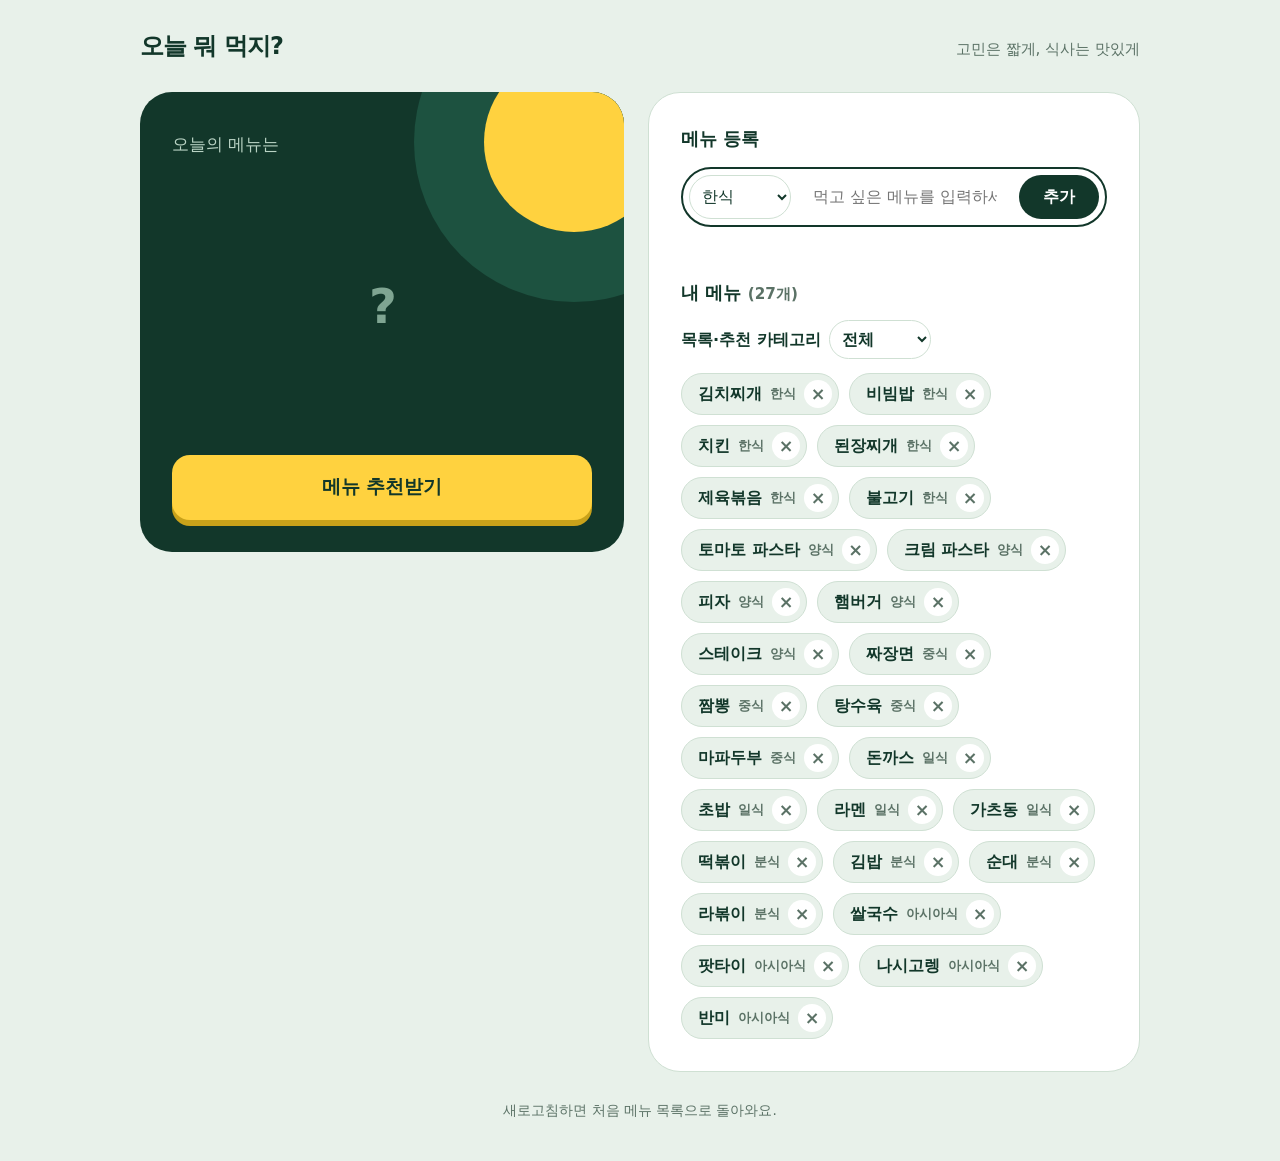
<file: index.html>
<!DOCTYPE html>
<html lang="ko">
<head>
  <meta charset="UTF-8">
  <meta name="viewport" content="width=device-width, initial-scale=1">
  <meta name="description" content="메뉴를 등록하고 버튼 한 번으로 오늘의 메뉴를 추천받아 보세요.">
  <title>오늘 뭐 먹지? | 메뉴 추천기</title>
  <link rel="stylesheet" href="style.css">
</head>
<body>
  <div class="wrap">
    <header class="top">
      <span class="brand">오늘 뭐 먹지?</span>
      <span class="tagline">고민은 짧게, 식사는 맛있게</span>
    </header>

    <main class="layout">
      <section class="stage" id="stage" aria-live="polite">
        <div class="sun" aria-hidden="true"></div>
        <p class="stage-label" id="stageLabel">오늘의 메뉴는</p>
        <p class="stage-result idle" id="result">?</p>
        <button id="pickBtn" class="pick-btn" type="button">메뉴 추천받기</button>
      </section>

      <section class="panel">
        <h2>메뉴 등록</h2>
        <form id="addForm" class="add-form" autocomplete="off" novalidate>
          <select id="menuCategory" aria-label="등록할 메뉴의 카테고리"></select>
          <input id="menuInput" type="text" maxlength="20" placeholder="먹고 싶은 메뉴를 입력하세요" aria-label="새 메뉴 이름">
          <button id="addBtn" type="submit">추가</button>
        </form>
        <p id="message" class="message" role="status"></p>

        <h2>내 메뉴 <span id="count" class="count"></span></h2>
        <label class="category-filter">목록·추천 카테고리
          <select id="categoryFilter"><option value="">전체</option></select>
        </label>
        <ul id="menuList" class="chips"></ul>
        <p id="emptyGuide" class="empty" hidden>이 카테고리에 등록된 메뉴가 없어요. 위에서 메뉴를 추가해 주세요.</p>
      </section>
    </main>

    <footer class="foot">새로고침하면 처음 메뉴 목록으로 돌아와요.</footer>
  </div>
  <script src="script.js"></script>
</body>
</html>
</file>
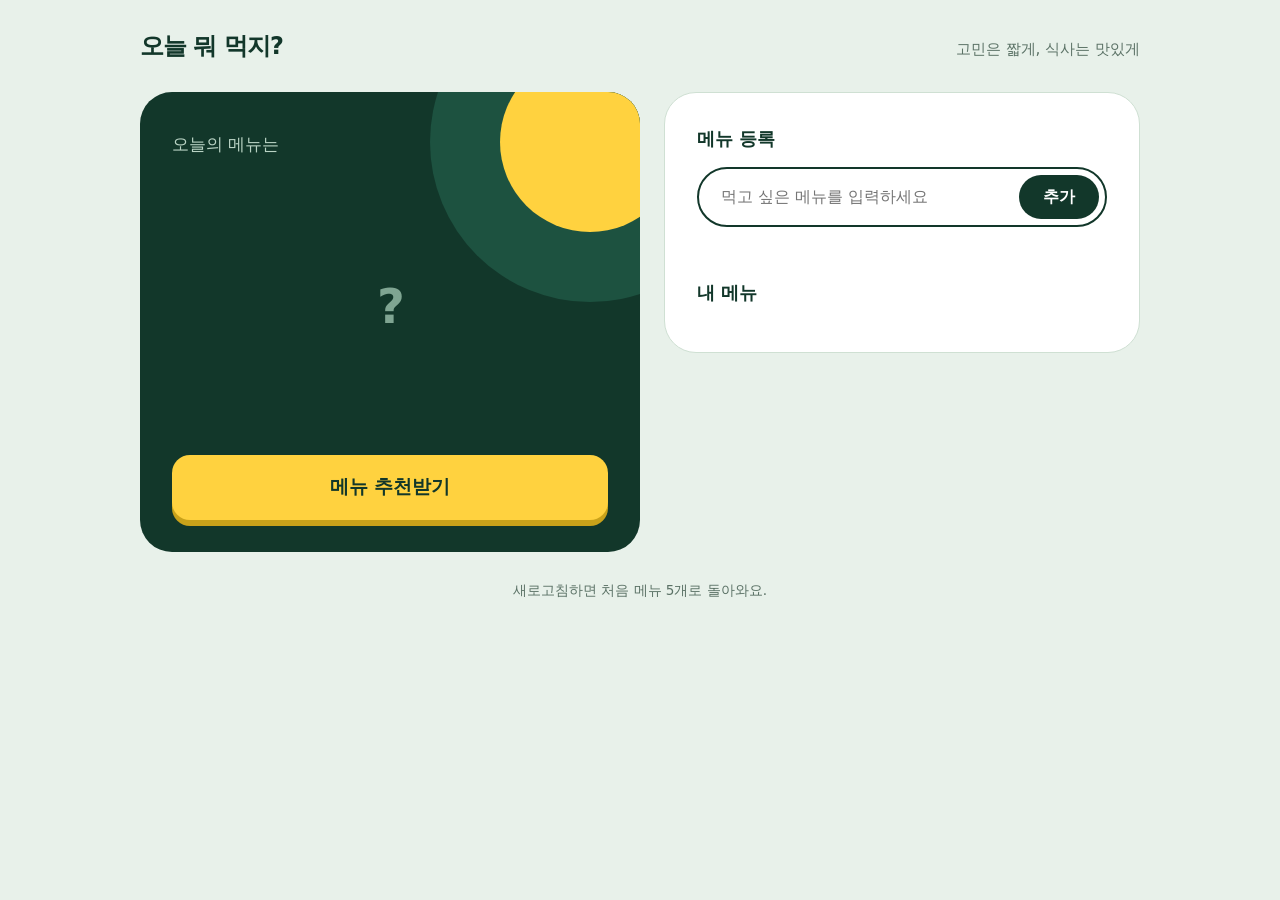
<file: index (1).html>
<!DOCTYPE html>
<html lang="ko">
<head>
  <meta charset="UTF-8">
  <meta name="viewport" content="width=device-width, initial-scale=1">
  <meta name="description" content="메뉴를 등록하고 버튼 한 번으로 오늘의 메뉴를 추천받아 보세요.">
  <title>오늘 뭐 먹지? | 메뉴 추천기</title>
  <link rel="stylesheet" href="style.css">
</head>
<body>
  <div class="wrap">
    <header class="top">
      <span class="brand">오늘 뭐 먹지?</span>
      <span class="tagline">고민은 짧게, 식사는 맛있게</span>
    </header>

    <main class="layout">
      <section class="stage" id="stage" aria-live="polite">
        <div class="sun" aria-hidden="true"></div>
        <p class="stage-label" id="stageLabel">오늘의 메뉴는</p>
        <p class="stage-result idle" id="result">?</p>
        <button id="pickBtn" class="pick-btn" type="button">메뉴 추천받기</button>
      </section>

      <section class="panel">
        <h2>메뉴 등록</h2>
        <form id="addForm" class="add-form" autocomplete="off" novalidate>
          <input id="menuInput" type="text" maxlength="20" placeholder="먹고 싶은 메뉴를 입력하세요" aria-label="새 메뉴 이름">
          <button id="addBtn" type="submit">추가</button>
        </form>
        <p id="message" class="message" role="status"></p>

        <h2>내 메뉴 <span id="count" class="count"></span></h2>
        <ul id="menuList" class="chips"></ul>
        <p id="emptyGuide" class="empty" hidden>등록된 메뉴가 없어요.<br>위 입력칸에 메뉴를 먼저 등록해 주세요.</p>
      </section>
    </main>

    <footer class="foot">새로고침하면 처음 메뉴 5개로 돌아와요.</footer>
  </div>
  <script src="script.js"></script>
</body>
</html>
</file>
<file: style.css>
:root {
  --bg: #e8f1ea;
  --forest: #12372a;
  --forest-soft: #1d5240;
  --sun: #ffd23f;
  --chili: #e8432e;
  --paper: #ffffff;
  --line: #cfe0d3;
  --muted: #5b7266;
  --font: "Pretendard", "Apple SD Gothic Neo", "Malgun Gothic", "Noto Sans KR", system-ui, sans-serif;
}
* { box-sizing: border-box; }
html { -webkit-text-size-adjust: 100%; }
body {
  margin: 0; min-height: 100vh;
  background: var(--bg); color: var(--forest);
  font-family: var(--font); line-height: 1.5;
}
button, input { font: inherit; color: inherit; }
button { cursor: pointer; border: 0; }
:focus-visible { outline: 3px solid var(--chili); outline-offset: 3px; }

.wrap { max-width: 1040px; margin: 0 auto; padding: 28px 20px 40px; }
.top { display: flex; align-items: baseline; justify-content: space-between; gap: 12px; flex-wrap: wrap; margin-bottom: 28px; }
.brand { font-size: 1.5rem; font-weight: 900; letter-spacing: -0.04em; }
.tagline { color: var(--muted); font-size: .95rem; }

.layout { display: grid; grid-template-columns: 1.05fr 1fr; gap: 24px; align-items: start; }

/* 추천 카드 */
.stage {
  position: relative; overflow: hidden;
  min-height: 460px; padding: 40px 32px 32px;
  background: var(--forest); color: #fff;
  border-radius: 32px;
  display: flex; flex-direction: column; align-items: center; justify-content: space-between; text-align: center;
}
.sun {
  position: absolute; width: 320px; height: 320px; right: -110px; top: -110px;
  border-radius: 50%; background: var(--forest-soft);
}
.sun::after {
  content: ""; position: absolute; inset: 70px; border-radius: 50%; background: var(--sun);
}
.stage > *:not(.sun):not(.confetti) { position: relative; z-index: 1; }
.stage-label { margin: 0; font-size: 1.05rem; color: #b9d3c4; align-self: flex-start; }
.stage-result {
  margin: 0; max-width: 100%;
  font-size: clamp(2.6rem, 8vw, 4.4rem); font-weight: 900; letter-spacing: -0.04em; line-height: 1.15;
  word-break: keep-all; overflow-wrap: anywhere;
}
.stage-result.idle { font-size: clamp(2rem, 6vw, 3rem); color: #7fa592; }
.stage-result.shuffling { opacity: .55; filter: blur(.6px); }
.stage-result.done { animation: reveal .5s cubic-bezier(.2, 1.4, .4, 1); }
@keyframes reveal { 0% { transform: scale(.6); opacity: 0; } 100% { transform: scale(1); opacity: 1; } }

.pick-btn {
  width: 100%; padding: 18px; border-radius: 18px;
  background: var(--sun); color: var(--forest);
  font-size: 1.2rem; font-weight: 800;
  box-shadow: 0 6px 0 #c9a21a;
  transition: transform .12s, box-shadow .12s;
}
.pick-btn:hover:not(:disabled) { transform: translateY(-2px); box-shadow: 0 8px 0 #c9a21a; }
.pick-btn:active:not(:disabled) { transform: translateY(5px); box-shadow: 0 1px 0 #c9a21a; }
.pick-btn:disabled { opacity: .65; cursor: default; }

.confetti { position: absolute; left: 50%; top: 44%; width: 0; height: 0; z-index: 2; pointer-events: none; }
.confetti i {
  position: absolute; width: 10px; height: 10px; border-radius: 3px;
  animation: burst .9s ease-out forwards;
}
@keyframes burst {
  0% { transform: translate(0, 0) rotate(0); opacity: 1; }
  100% { transform: translate(var(--dx), var(--dy)) rotate(var(--rot)); opacity: 0; }
}

/* 메뉴 관리 */
.panel { background: var(--paper); border: 1px solid var(--line); border-radius: 32px; padding: 32px; }
.panel h2 { margin: 0 0 14px; font-size: 1.15rem; font-weight: 800; }
.panel h2:not(:first-child) { margin-top: 8px; }
.count { color: var(--muted); font-weight: 600; font-size: .95rem; }

.add-form {
  display: flex; gap: 6px; padding: 6px;
  border: 2px solid var(--forest); border-radius: 999px; background: #fff;
}
.add-form:focus-within { border-color: var(--chili); }
.add-form input { flex: 1; min-width: 0; border: 0; background: none; padding: 10px 16px; border-radius: 999px; }
.add-form input:focus-visible { outline: none; }
.add-form button {
  padding: 0 24px; border-radius: 999px; background: var(--forest); color: #fff; font-weight: 800;
  transition: background .15s;
}
.add-form button:hover { background: var(--forest-soft); }
.panel select {
  font: inherit; color: var(--forest); background: #fff;
  border: 1px solid var(--line); border-radius: 999px; padding: 8px;
}
.category-filter {
  display: flex; flex-wrap: wrap; align-items: center; gap: 8px;
  margin-bottom: 14px; font-weight: 600;
}
.menu-category { color: var(--muted); margin-inline: 4px; white-space: nowrap; }
.add-form.shake { animation: shake .35s; }
@keyframes shake { 25% { transform: translateX(-6px); } 75% { transform: translateX(6px); } }

.message { min-height: 1.5em; margin: 10px 4px 20px; font-size: .92rem; font-weight: 600; color: var(--chili); }
.message.ok { color: #1c7a4c; }

.chips { list-style: none; margin: 0; padding: 0; display: flex; flex-wrap: wrap; gap: 10px; }
.chips li {
  display: inline-flex; align-items: center; gap: 4px;
  padding: 6px 6px 6px 16px; border-radius: 999px;
  background: var(--bg); border: 1px solid var(--line); font-weight: 700;
}
.chips .name { overflow-wrap: anywhere; }
.del-btn {
  width: 28px; height: 28px; border-radius: 50%; background: #fff; color: var(--muted);
  font-size: 1.1rem; line-height: 1; display: grid; place-items: center;
  transition: background .15s, color .15s;
}
.del-btn:hover { background: var(--chili); color: #fff; }
.chips.locked .del-btn { opacity: .4; pointer-events: none; }
.empty {
  margin: 0; padding: 28px 16px; text-align: center; color: var(--muted);
  border: 2px dashed var(--line); border-radius: 20px;
}
.empty[hidden] { display: none; }

.foot { margin-top: 28px; text-align: center; font-size: .85rem; color: var(--muted); }

@media (max-width: 800px) {
  .layout { grid-template-columns: 1fr; }
  .stage { min-height: 380px; padding: 32px 24px 24px; }
  .panel { padding: 24px; }
}
@media (prefers-reduced-motion: reduce) {
  * { animation: none !important; transition: none !important; }
}
@media (max-width: 480px) {
  .add-form { flex-wrap: wrap; border-radius: 20px; }
  .add-form select { width: 100%; }
  .add-form button { padding-inline: 16px; }
}
</file>
